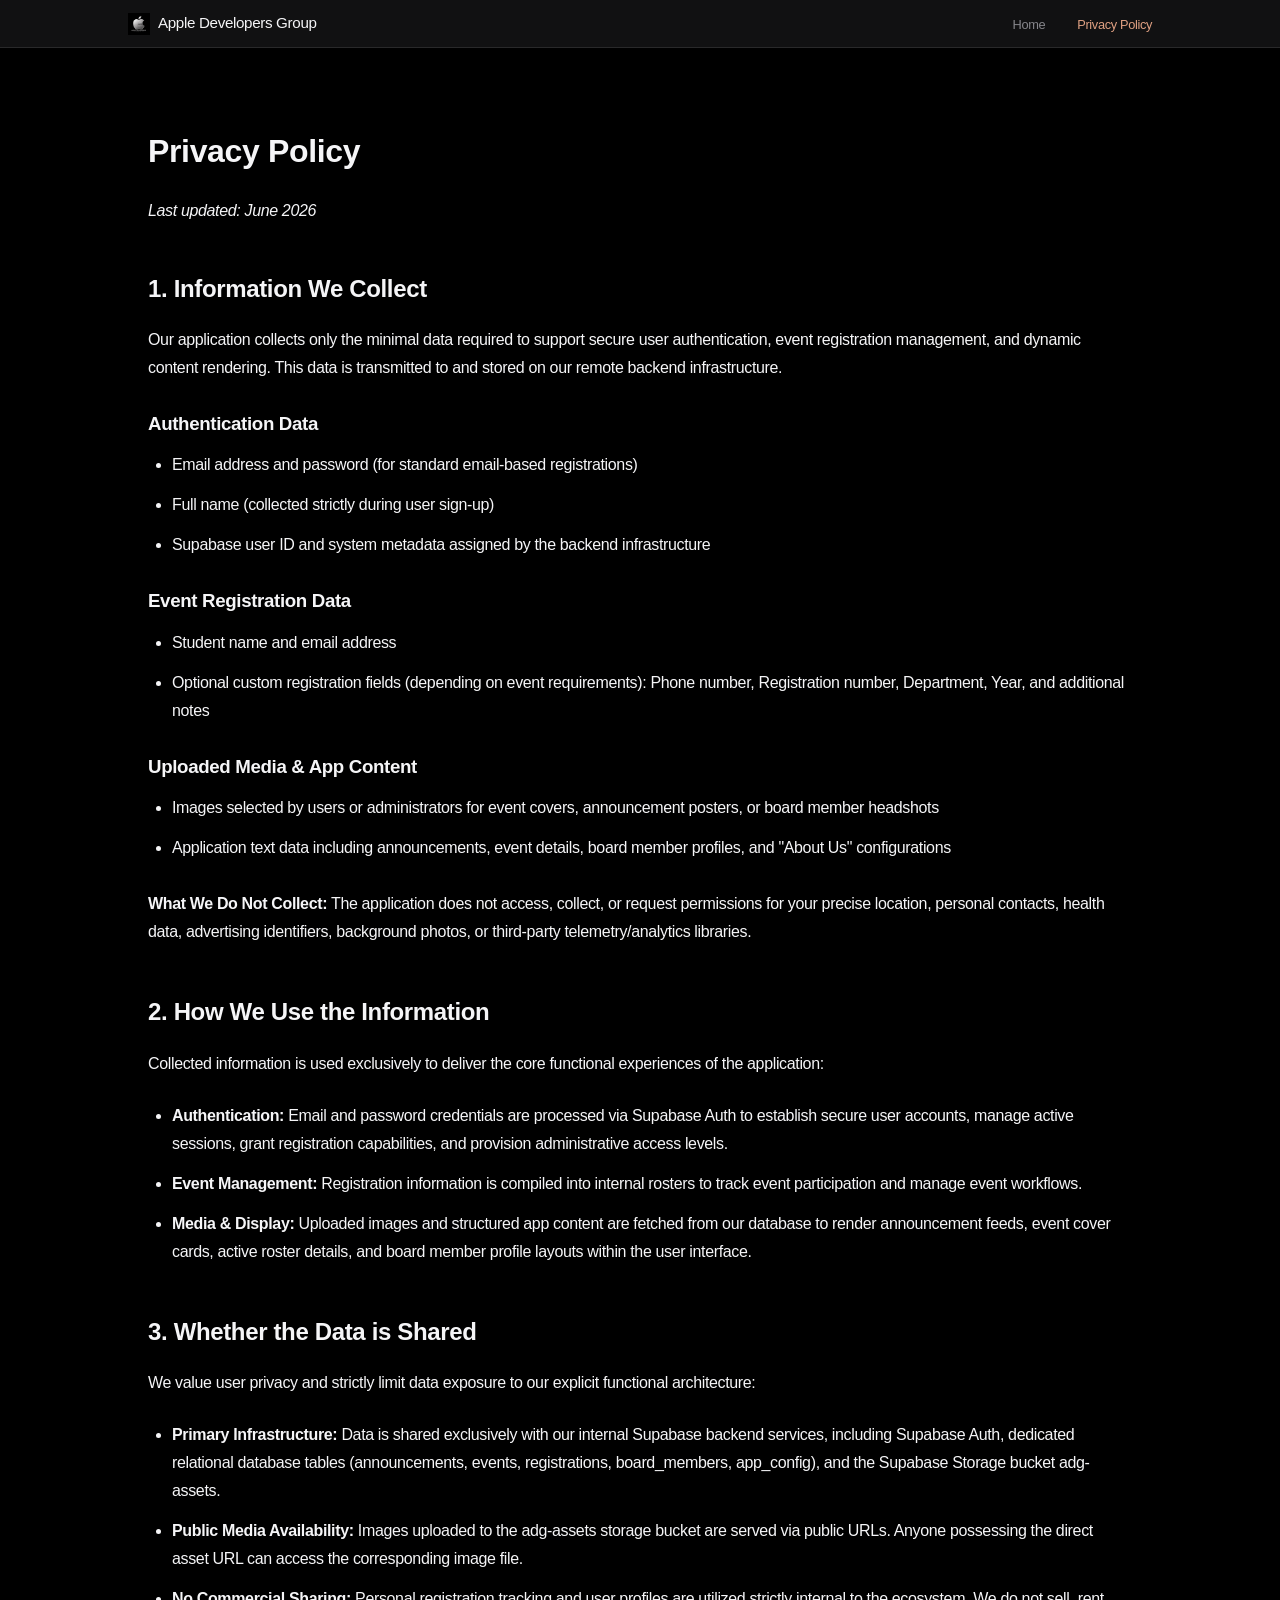
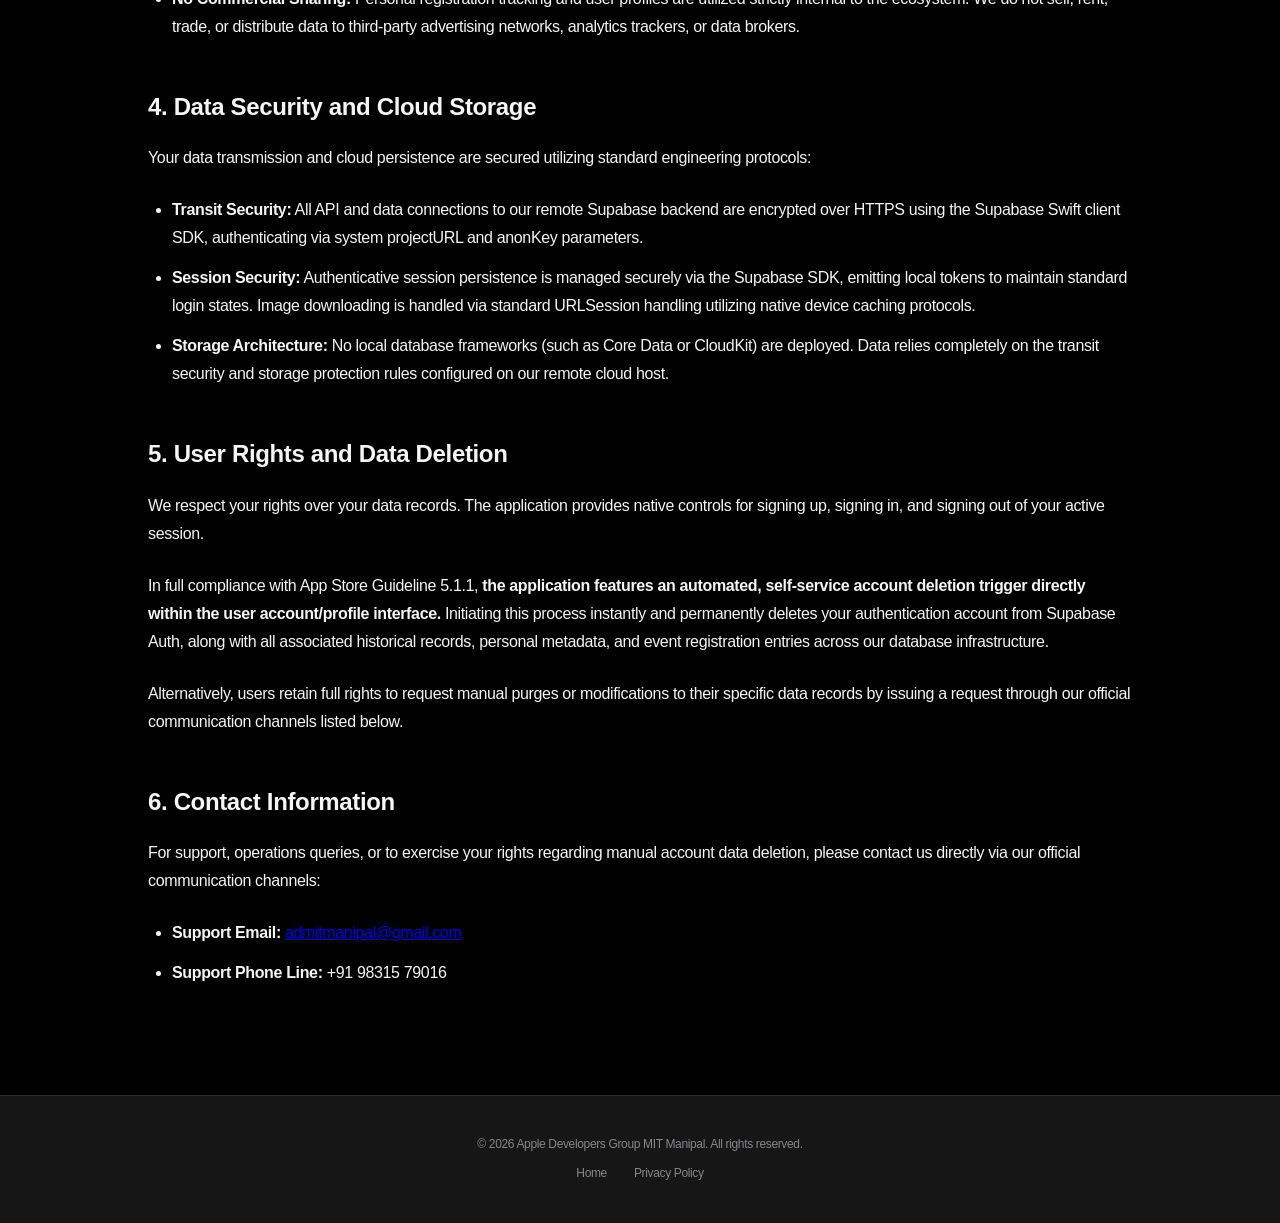
<file: docs/privacy.html>
<!DOCTYPE html>
<html lang="en">
<head>
    <meta charset="UTF-8">
    <meta name="viewport" content="width=device-width, initial-scale=1.0">
    <title>Privacy Policy | Apple Developers Group</title>
    <link rel="stylesheet" href="css/style.css">
    <style>
        /* Enhanced readability structural spacing layout */
        .legal-content h1 {
            margin-bottom: 24px;
        }
        .legal-content .date {
            margin-bottom: 40px;
            font-style: italic;
        }
        .legal-content h2 {
            margin-top: 48px;
            margin-bottom: 20px;
        }
        .legal-content h3 {
            margin-top: 28px;
            margin-bottom: 14px;
        }
        .legal-content p {
            line-height: 1.75;
            margin-bottom: 24px;
        }
        .legal-content ul {
            margin-bottom: 28px;
            padding-left: 24px;
        }
        .legal-content li {
            line-height: 1.75;
            margin-bottom: 12px; /* Adds breathing room between bullet points */
        }
    </style>
</head>
<body>

    <nav class="navbar">
        <a href="index.html" class="nav-brand">
            <img src="assets/adgnew.jpg" alt="ADG Logo" class="nav-logo-img">
            <span>Apple Developers Group</span>
        </a>
        <ul class="nav-links">
            <li><a href="index.html">Home</a></li>
            <li><a href="privacy.html" class="active">Privacy Policy</a></li>
        </ul>
    </nav>

    <div class="main-wrapper">
        <div class="section-container">
            <div class="legal-content">
                <h1>Privacy Policy</h1>
                <div class="date">Last updated: June 2026</div>
                
                <h2>1. Information We Collect</h2>
                <p>Our application collects only the minimal data required to support secure user authentication, event registration management, and dynamic content rendering. This data is transmitted to and stored on our remote backend infrastructure.</p>
                
                <h3>Authentication Data</h3>
                <ul>
                    <li>Email address and password (for standard email-based registrations)</li>
                    <li>Full name (collected strictly during user sign-up)</li>
                    <li>Supabase user ID and system metadata assigned by the backend infrastructure</li>
                </ul>

                <h3>Event Registration Data</h3>
                <ul>
                    <li>Student name and email address</li>
                    <li>Optional custom registration fields (depending on event requirements): Phone number, Registration number, Department, Year, and additional notes</li>
                </ul>

                <h3>Uploaded Media & App Content</h3>
                <ul>
                    <li>Images selected by users or administrators for event covers, announcement posters, or board member headshots</li>
                    <li>Application text data including announcements, event details, board member profiles, and "About Us" configurations</li>
                </ul>
                <p><strong>What We Do Not Collect:</strong> The application does not access, collect, or request permissions for your precise location, personal contacts, health data, advertising identifiers, background photos, or third-party telemetry/analytics libraries.</p>
                
                <h2>2. How We Use the Information</h2>
                <p>Collected information is used exclusively to deliver the core functional experiences of the application:</p>
                <ul>
                    <li><strong>Authentication:</strong> Email and password credentials are processed via Supabase Auth to establish secure user accounts, manage active sessions, grant registration capabilities, and provision administrative access levels.</li>
                    <li><strong>Event Management:</strong> Registration information is compiled into internal rosters to track event participation and manage event workflows.</li>
                    <li><strong>Media & Display:</strong> Uploaded images and structured app content are fetched from our database to render announcement feeds, event cover cards, active roster details, and board member profile layouts within the user interface.</li>
                </ul>
                
                <h2>3. Whether the Data is Shared</h2>
                <p>We value user privacy and strictly limit data exposure to our explicit functional architecture:</p>
                <ul>
                    <li><strong>Primary Infrastructure:</strong> Data is shared exclusively with our internal Supabase backend services, including Supabase Auth, dedicated relational database tables (<code>announcements</code>, <code>events</code>, <code>registrations</code>, <code>board_members</code>, <code>app_config</code>), and the Supabase Storage bucket <code>adg-assets</code>.</li>
                    <li><strong>Public Media Availability:</strong> Images uploaded to the <code>adg-assets</code> storage bucket are served via public URLs. Anyone possessing the direct asset URL can access the corresponding image file.</li>
                    <li><strong>No Commercial Sharing:</strong> Personal registration tracking and user profiles are utilized strictly internal to the ecosystem. We do not sell, rent, trade, or distribute data to third-party advertising networks, analytics trackers, or data brokers.</li>
                </ul>
                
                <h2>4. Data Security and Cloud Storage</h2>
                <p>Your data transmission and cloud persistence are secured utilizing standard engineering protocols:</p>
                <ul>
                    <li><strong>Transit Security:</strong> All API and data connections to our remote Supabase backend are encrypted over HTTPS using the Supabase Swift client SDK, authenticating via system <code>projectURL</code> and <code>anonKey</code> parameters.</li>
                    <li><strong>Session Security:</strong> Authenticative session persistence is managed securely via the Supabase SDK, emitting local tokens to maintain standard login states. Image downloading is handled via standard <code>URLSession</code> handling utilizing native device caching protocols.</li>
                    <li><strong>Storage Architecture:</strong> No local database frameworks (such as Core Data or CloudKit) are deployed. Data relies completely on the transit security and storage protection rules configured on our remote cloud host.</li>
                </ul>

                <h2>5. User Rights and Data Deletion</h2>
                <p>We respect your rights over your data records. The application provides native controls for signing up, signing in, and signing out of your active session.</p>
                <p>In full compliance with App Store Guideline 5.1.1, <strong>the application features an automated, self-service account deletion trigger directly within the user account/profile interface.</strong> Initiating this process instantly and permanently deletes your authentication account from Supabase Auth, along with all associated historical records, personal metadata, and event registration entries across our database infrastructure.</p>
                <p>Alternatively, users retain full rights to request manual purges or modifications to their specific data records by issuing a request through our official communication channels listed below.</p>
                
                <h2>6. Contact Information</h2>
                <p>For support, operations queries, or to exercise your rights regarding manual account data deletion, please contact us directly via our official communication channels:</p>
                <ul>
                    <li><strong>Support Email:</strong> <a href="mailto:admitmanipal@gmail.com">admitmanipal@gmail.com</a></li>
                    <li><strong>Support Phone Line:</strong> +91 98315 79016</li>
                </ul>
            </div>
        </div>
    </div>

    <footer class="apple-footer">
        <p>© 2026 Apple Developers Group MIT Manipal. All rights reserved.</p>
        <div class="footer-links">
            <a href="index.html">Home</a>
            <a href="privacy.html">Privacy Policy</a>
        </div>
    </footer>

</body>
</html>
</file>
<file: docs/css/style.css>
/* ==========================================================================
   1. Design System & Apple Developer Dark Palette
   ========================================================================== */
:root {
    --bg-main: #000000;          /* Deep pure black */
    --bg-nav: rgba(22, 22, 23, 0.8); /* Apple translucent dark top bar */
    --card-bg: #1c1c1e;          /* Apple system gray 6 dark card background */
    --card-border: rgba(255, 255, 255, 0.08);
    
    /* Typography colors */
    --text-primary: #f5f5f7;     /* Off-white crisp text */
    --text-secondary: #86868b;   /* Apple muted gray text */
    
    /* Logo Accent Colors (Rose Gold / Copper Rust) */
    --accent-copper: #dfa082;    /* Exact hue from ADG_logo.jpeg */
    --accent-hover: #f1b597;     /* Lighter sheen for interactive hover states */
}

/* ==========================================================================
   2. Core System Resets
   ========================================================================== */
* {
    margin: 0;
    padding: 0;
    box-sizing: border-box;
    font-family: -apple-system, BlinkMacSystemFont, "SF Pro Display", "SF Pro Text", "Helvetica Neue", sans-serif;
}

body {
    background-color: var(--bg-main);
    color: var(--text-primary);
    line-height: 1.47059;
    font-weight: 400;
    letter-spacing: -.022em;
    -webkit-font-smoothing: antialiased;
}

/* ==========================================================================
   3. Apple Style Fixed Navigation Bar
   ========================================================================== */
.navbar {
    position: fixed;
    top: 0;
    width: 100%;
    z-index: 9999;
    display: flex;
    justify-content: space-between;
    align-items: center;
    padding: 0 10%;
    height: 48px;                /* Slim Apple developer standard bar height */
    background-color: var(--bg-nav);
    backdrop-filter: blur(20px);
    -webkit-backdrop-filter: blur(20px);
    border-bottom: 1px solid rgba(255, 255, 255, 0.1);
}

.nav-brand {
    display: flex;
    align-items: center;
    gap: 8px;
    text-decoration: none;
    color: var(--text-primary);
    font-weight: 500;
    font-size: 0.95rem;
}

.nav-logo-img {
    height: 22px;                /* Proportional scaling for the navbar icon */
    width: auto;
}

.nav-links {
    display: flex;
    list-style: none;
    gap: 32px;
}

.nav-links a {
    text-decoration: none;
    color: var(--text-secondary);
    font-size: 0.8rem;
    font-weight: 400;
    transition: color 0.3s cubic-bezier(0.25, 1, 0.5, 1);
}

.nav-links a:hover, 
.nav-links a.active {
    color: var(--accent-copper);
}

/* ==========================================================================
   4. Layout Containers & Grid Sections
   ========================================================================== */
.main-wrapper {
    margin-top: 48px; /* Prevents text from slipping behind the pinned bar */
}

/* Developer Site Inspired Large Hero Section */
.hero-section {
    text-align: center;
    padding: 100px 20px 80px 20px;
    background: linear-gradient(180deg, #161617 0%, #000000 100%);
    border-bottom: 1px solid rgba(255, 255, 255, 0.05);
}

.hero-section h1 {
    font-size: 3.5rem;
    font-weight: 700;
    letter-spacing: -0.015em;
    color: var(--text-primary);
    margin-bottom: 16px;
}

.hero-section h1 span {
    background: linear-gradient(135deg, #ffffff 30%, var(--accent-copper) 100%);
    -webkit-background-clip: text;
    -webkit-text-fill-color: transparent;
}

.hero-section p {
    font-size: 1.35rem;
    color: var(--text-secondary);
    max-width: 750px;
    margin: 0 auto 36px auto;
    font-weight: 400;
}

/* Apple Pill Style Buttons */
.apple-btn {
    display: inline-block;
    background-color: var(--accent-copper);
    color: #000000;
    text-decoration: none;
    padding: 10px 22px;
    border-radius: 980px;
    font-weight: 500;
    font-size: 0.85rem;
    letter-spacing: -0.01em;
    transition: all 0.2s ease;
}

.apple-btn:hover {
    background-color: var(--accent-hover);
    transform: translateY(-1px);
}

/* Grid Wrapper matching standard Apple Desktop grid specs */
.section-container {
    max-width: 1024px;
    margin: 0 auto;
    padding: 80px 20px;
}

.section-title {
    font-size: 2rem;
    font-weight: 600;
    letter-spacing: -0.01em;
    margin-bottom: 40px;
    border-bottom: 1px solid rgba(255, 255, 255, 0.1);
    padding-bottom: 12px;
}

/* Grid setup for updates/events */
.apple-grid {
    display: grid;
    grid-template-columns: repeat(2, 1fr); /* 2 Column layout for features */
    gap: 28px;
}

/* Styled Content Containers inspired by Card structures */
.apple-card {
    background: var(--card-bg);
    border: 1px solid var(--card-border);
    border-radius: 14px;
    padding: 32px;
    transition: transform 0.3s ease, border-color 0.3s ease;
}

.apple-card:hover {
    border-color: rgba(223, 160, 130, 0.3); /* Subtle accent glow when hovered */
}

.card-tag {
    font-size: 0.75rem;
    font-weight: 600;
    text-transform: uppercase;
    color: var(--accent-copper);
    letter-spacing: 0.05em;
    margin-bottom: 12px;
}

.apple-card h3 {
    font-size: 1.4rem;
    font-weight: 600;
    margin-bottom: 12px;
}

.apple-card p {
    color: var(--text-secondary);
    font-size: 0.95rem;
    line-height: 1.5;
}

/* Core Board Team Grid Layout */
.team-grid {
    display: grid;
    grid-template-columns: repeat(3, 1fr); /* Clean 3 column display */
    gap: 24px;
}

.member-card {
    background: var(--card-bg);
    border: 1px solid var(--card-border);
    border-radius: 14px;
    overflow: hidden;
    text-align: center;
    padding-bottom: 20px;
}

.member-photo-placeholder {
    width: 100%;
    height: 280px;
    background-color: #2c2c2e;
    background-size: cover;
    background-position: center;
}

.member-card h4 {
    font-size: 1.1rem;
    font-weight: 600;
    margin: 16px 0 4px 0;
}

.member-card span {
    font-size: 0.75rem;
    text-transform: uppercase;
    letter-spacing: 0.05em;
    color: var(--text-secondary);
}

/* Footer Documentation Links */
.apple-footer {
    border-top: 1px solid rgba(255, 255, 255, 0.1);
    background-color: #161617;
    padding: 40px 20px;
    text-align: center;
    font-size: 0.75rem;
    color: var(--text-secondary);
}

.footer-links {
    margin-top: 12px;
}

.footer-links a {
    color: var(--text-secondary);
    text-decoration: none;
    margin: 0 12px;
}

.footer-links a:hover {
    color: var(--accent-copper);
}

/* ==========================================================================
   5. Responsive Mobile Fallbacks
   ========================================================================== */
@media (max-width: 768px) {
    .apple-grid, .team-grid {
        grid-template-columns: 1fr; /* Stack vertically smoothly on compact screens */
    }
    .hero-section h1 {
        font-size: 2.3rem;
    }
}
</file>
